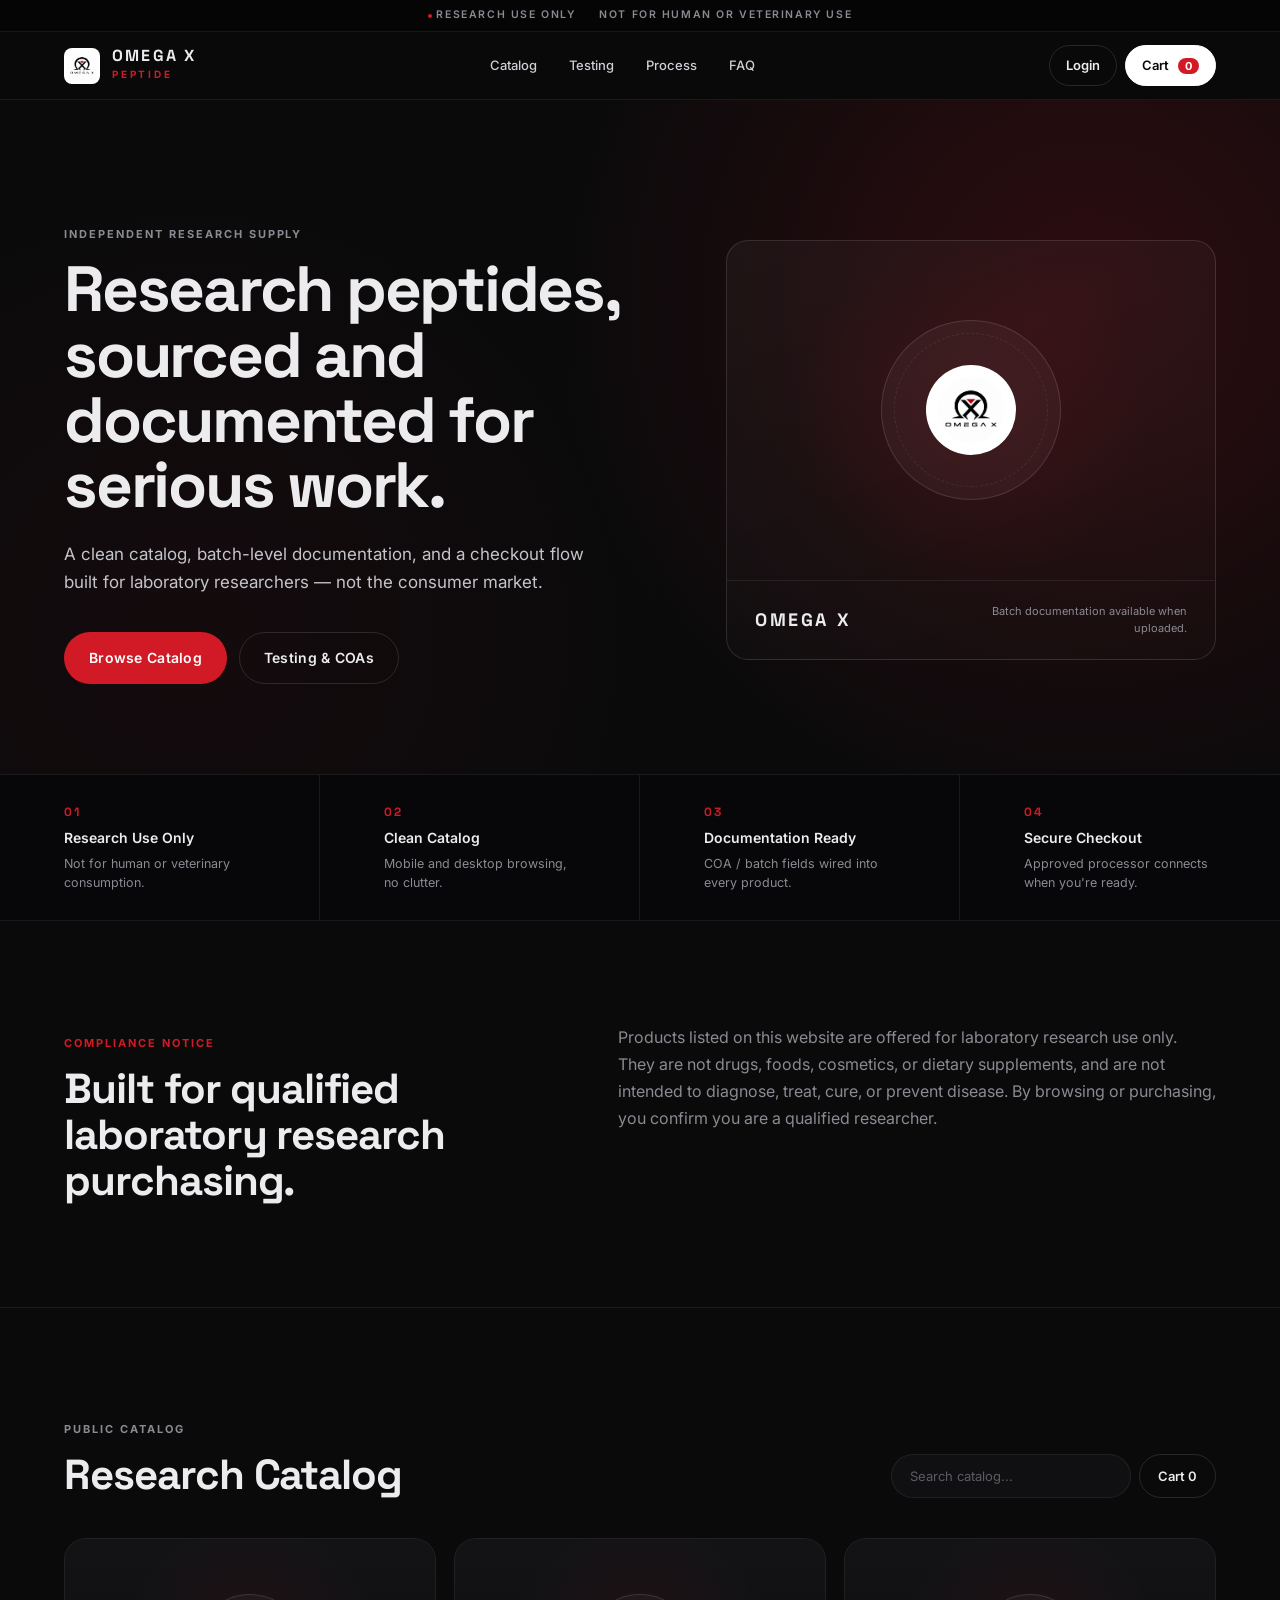
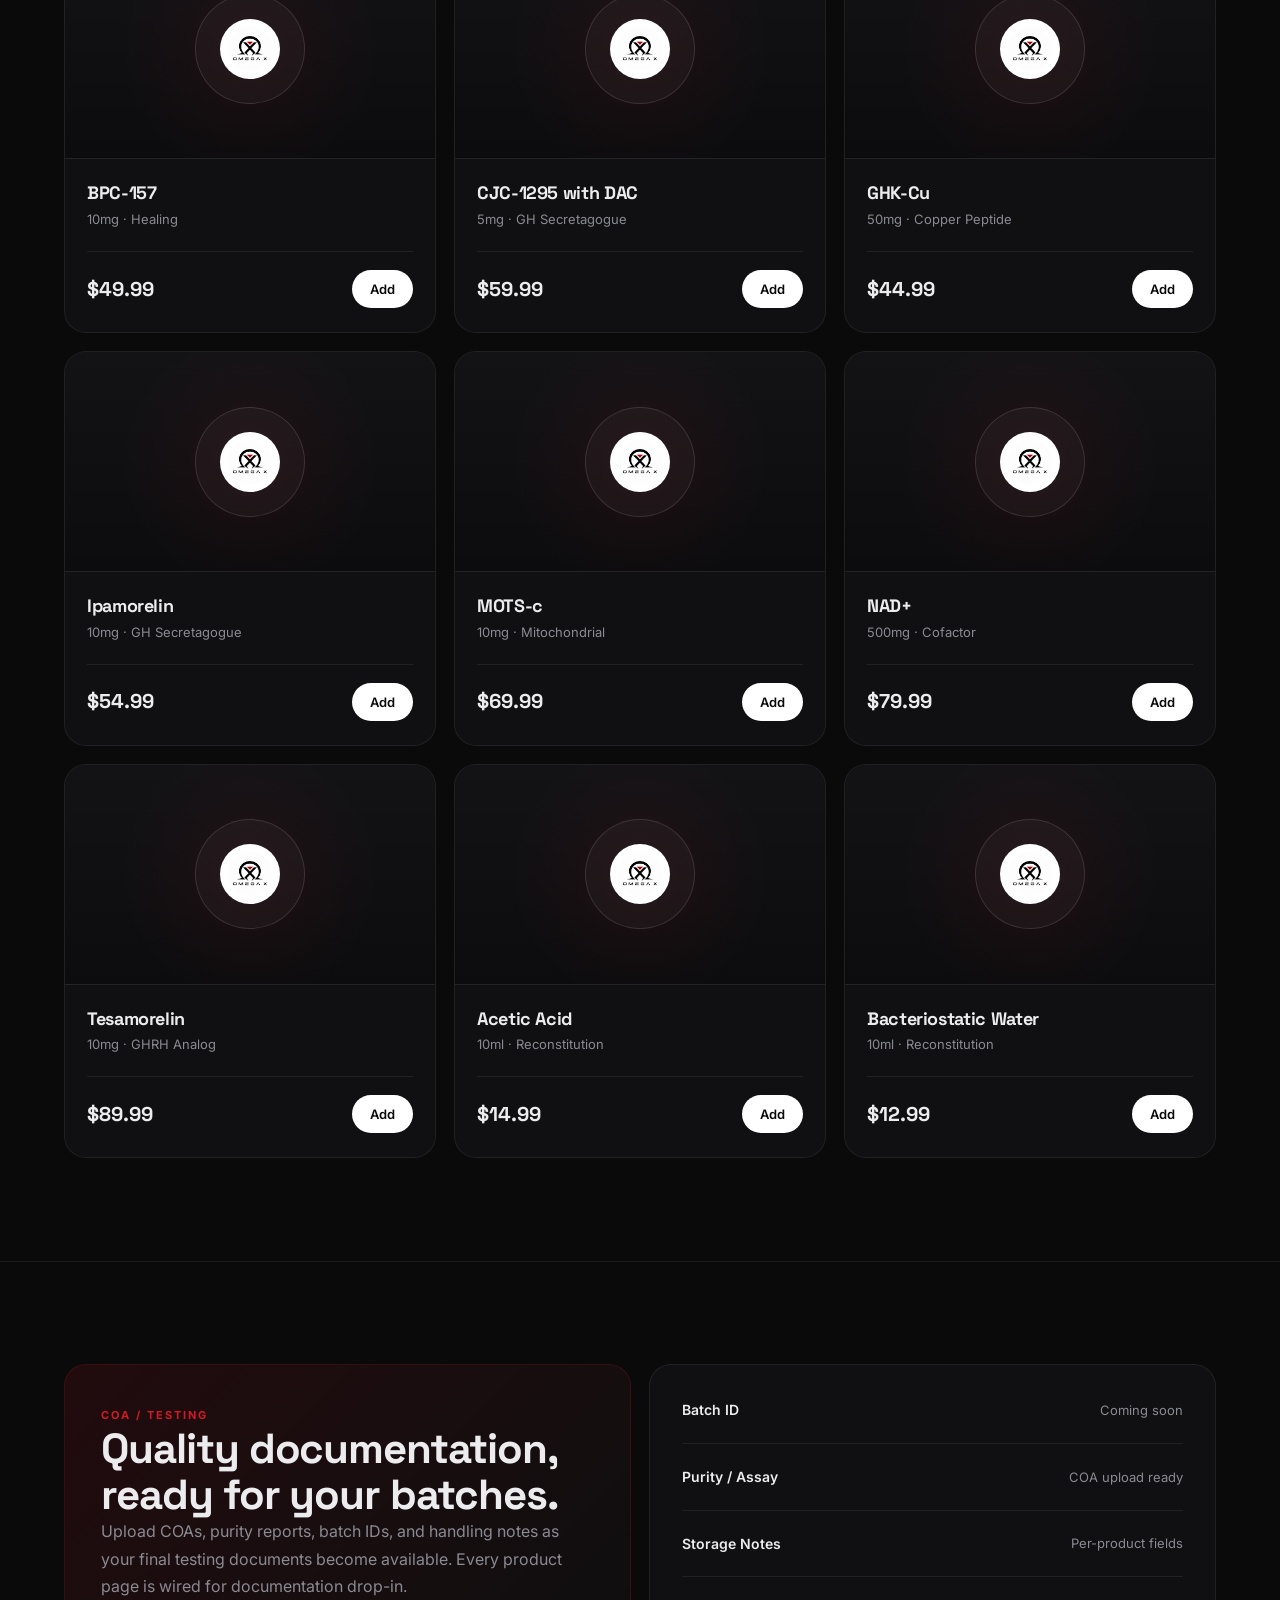
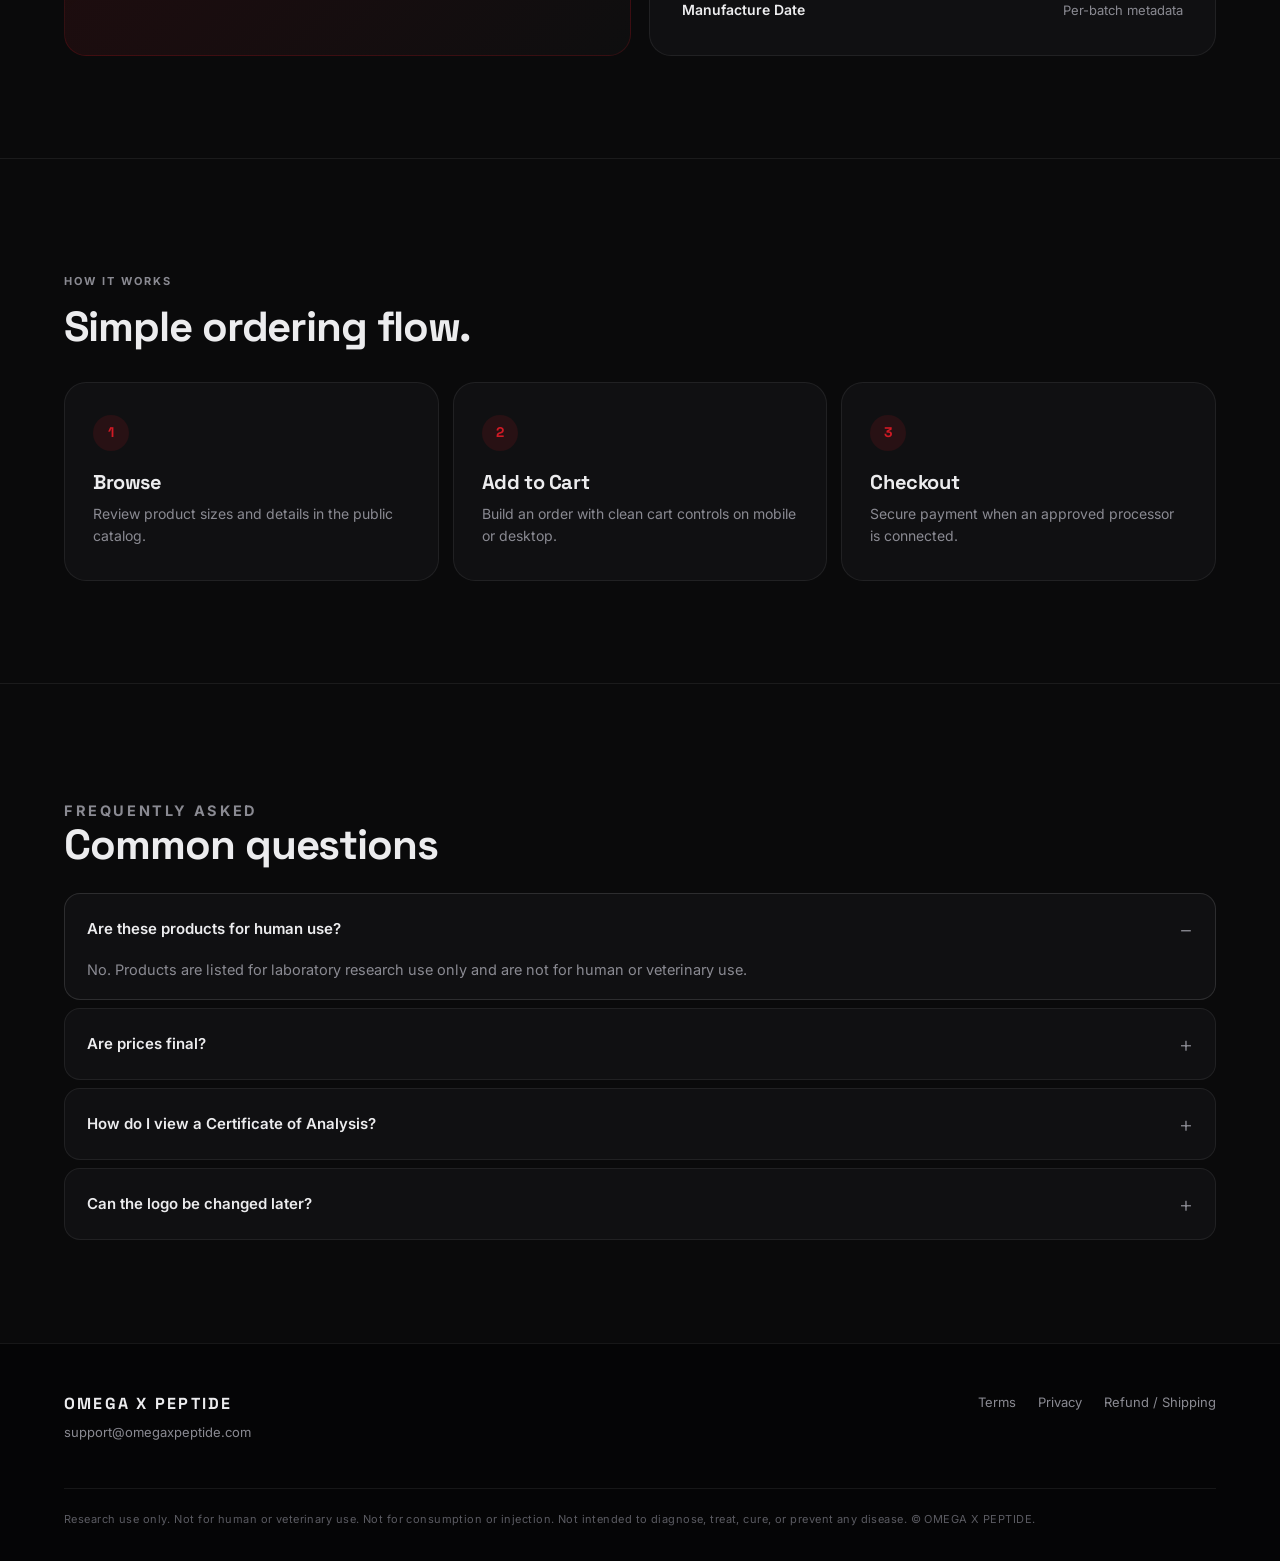
<file: index.html>
<!doctype html>
<html lang="en">
<head>
  <meta charset="utf-8" />
  <meta name="viewport" content="width=device-width, initial-scale=1" />
  <title>OMEGA X PEPTIDE | Research Catalog</title>
  <meta name="description" content="OMEGA X PEPTIDE research catalog. Research use only. Not for human or veterinary use." />
  <meta name="theme-color" content="#0a0a0b" />
  <link rel="preconnect" href="https://fonts.googleapis.com">
  <link rel="preconnect" href="https://fonts.gstatic.com" crossorigin>
  <link href="https://fonts.googleapis.com/css2?family=Inter:wght@400;500;600;700&family=Space+Grotesk:wght@500;600;700&display=swap" rel="stylesheet">
  <link rel="stylesheet" href="styles.css" />
</head>
<body>
  <div class="topbar">
    <span><i class="dot"></i> Research Use Only</span>
    <span>Not For Human Or Veterinary Use</span>
  </div>

  <header class="site-header">
    <a class="brand" href="#top" aria-label="OMEGA X PEPTIDE home">
      <img src="logo.png" alt="OMEGA X PEPTIDE logo" />
      <div class="brand-text"><strong>OMEGA X</strong><small>PEPTIDE</small></div>
    </a>
    <nav class="desktop-nav">
      <a href="#catalog">Catalog</a>
      <a href="#testing">Testing</a>
      <a href="#process">Process</a>
      <a href="#faq">FAQ</a>
    </nav>
    <div class="header-actions">
      <button class="ghost" id="loginBtn">Login</button>
      <button class="cart-pill" id="openCart">Cart <span id="cartCount">0</span></button>
      <button class="menu-btn" id="menuBtn" aria-label="Open menu"><span></span><span></span><span></span></button>
    </div>
  </header>

  <aside class="mobile-menu" id="mobileMenu">
    <button class="close-menu" id="closeMenu" aria-label="Close menu">×</button>
    <a href="#catalog">Catalog</a>
    <a href="#testing">Testing</a>
    <a href="#process">Process</a>
    <a href="#faq">FAQ</a>
    <a href="terms.html">Terms</a>
    <button class="redline" id="mobileCart">Open Cart</button>
  </aside>

  <main id="top">
    <section class="hero">
      <div class="hero-bg"></div>
      <div class="hero-copy">
        <p class="eyebrow">Independent Research Supply</p>
        <h1>Research peptides, sourced and documented for serious work.</h1>
        <p class="subhead">A clean catalog, batch-level documentation, and a checkout flow built for laboratory researchers — not the consumer market.</p>
        <div class="hero-buttons">
          <a class="primary" href="#catalog">Browse Catalog</a>
          <a class="secondary" href="#testing">Testing &amp; COAs</a>
        </div>
      </div>
      <div class="hero-card">
        <div class="hero-card-inner">
          <div class="product-mark">
            <img src="logo.png" alt="" />
          </div>
        </div>
        <div class="hero-card-footer">
          <span>OMEGA X</span>
          <small>Batch documentation available when uploaded.</small>
        </div>
      </div>
    </section>

    <section class="trust-row" aria-label="Store highlights">
      <div>
        <span class="num">01</span>
        <strong>Research Use Only</strong>
        <small>Not for human or veterinary consumption.</small>
      </div>
      <div>
        <span class="num">02</span>
        <strong>Clean Catalog</strong>
        <small>Mobile and desktop browsing, no clutter.</small>
      </div>
      <div>
        <span class="num">03</span>
        <strong>Documentation Ready</strong>
        <small>COA / batch fields wired into every product.</small>
      </div>
      <div>
        <span class="num">04</span>
        <strong>Secure Checkout</strong>
        <small>Approved processor connects when you're ready.</small>
      </div>
    </section>

    <section class="intro-panel">
      <div>
        <p class="eyebrow red">Compliance Notice</p>
        <h2>Built for qualified laboratory research purchasing.</h2>
      </div>
      <p>Products listed on this website are offered for laboratory research use only. They are not drugs, foods, cosmetics, or dietary supplements, and are not intended to diagnose, treat, cure, or prevent disease. By browsing or purchasing, you confirm you are a qualified researcher.</p>
    </section>

    <section class="catalog-section" id="catalog">
      <div class="section-head">
        <div>
          <p class="eyebrow">Public Catalog</p>
          <h2>Research Catalog</h2>
        </div>
        <div class="catalog-tools">
          <input id="search" type="search" placeholder="Search catalog..." />
          <button id="openCart2">Cart <span id="cartCount2">0</span></button>
        </div>
      </div>
      <div class="product-grid" id="productGrid"></div>
    </section>

    <section class="split" id="testing">
      <div class="panel rich">
        <p class="eyebrow red">COA / Testing</p>
        <h2>Quality documentation, ready for your batches.</h2>
        <p>Upload COAs, purity reports, batch IDs, and handling notes as your final testing documents become available. Every product page is wired for documentation drop-in.</p>
      </div>
      <div class="testing-list">
        <div><strong>Batch ID</strong><span>Coming soon</span></div>
        <div><strong>Purity / Assay</strong><span>COA upload ready</span></div>
        <div><strong>Storage Notes</strong><span>Per-product fields</span></div>
        <div><strong>Manufacture Date</strong><span>Per-batch metadata</span></div>
      </div>
    </section>

    <section class="process" id="process">
      <p class="eyebrow">How It Works</p>
      <h2>Simple ordering flow.</h2>
      <div class="steps">
        <div>
          <b>1</b>
          <h3>Browse</h3>
          <p>Review product sizes and details in the public catalog.</p>
        </div>
        <div>
          <b>2</b>
          <h3>Add to Cart</h3>
          <p>Build an order with clean cart controls on mobile or desktop.</p>
        </div>
        <div>
          <b>3</b>
          <h3>Checkout</h3>
          <p>Secure payment when an approved processor is connected.</p>
        </div>
      </div>
    </section>

    <section class="faq" id="faq">
      <p class="eyebrow">Frequently Asked</p>
      <h2>Common questions</h2>
      <details open>
        <summary>Are these products for human use?</summary>
        <p>No. Products are listed for laboratory research use only and are not for human or veterinary use.</p>
      </details>
      <details>
        <summary>Are prices final?</summary>
        <p>Current prices are placeholders and can be replaced when final pricing is ready.</p>
      </details>
      <details>
        <summary>How do I view a Certificate of Analysis?</summary>
        <p>COA documentation will be available per product as testing reports are uploaded for each batch.</p>
      </details>
      <details>
        <summary>Can the logo be changed later?</summary>
        <p>Yes. Replace <code>logo.png</code> in the repository root and the whole site updates.</p>
      </details>
    </section>
  </main>

  <footer>
    <div>
      <strong>OMEGA X PEPTIDE</strong>
      <p>support@omegaxpeptide.com</p>
    </div>
    <nav>
      <a href="terms.html">Terms</a>
      <a href="privacy.html">Privacy</a>
      <a href="refund.html">Refund / Shipping</a>
    </nav>
    <p class="fineprint">Research use only. Not for human or veterinary use. Not for consumption or injection. Not intended to diagnose, treat, cure, or prevent any disease. © OMEGA X PEPTIDE.</p>
  </footer>

  <div class="modal-backdrop" id="cartBackdrop" aria-hidden="true">
    <aside class="cart-drawer" role="dialog" aria-label="Shopping cart">
      <div class="cart-head">
        <div>
          <small>OMEGA X</small>
          <h2>Your Cart</h2>
        </div>
        <button id="closeCart" aria-label="Close cart">×</button>
      </div>
      <div class="cart-items" id="cartItems"></div>
      <div class="cart-bottom">
        <label class="ack">
          <input type="checkbox" id="ackCheck" />
          <span>I confirm these products are for qualified laboratory research use only and not for human or veterinary use.</span>
        </label>
        <div class="total-row"><span>Total</span><strong id="cartTotal">$0.00</strong></div>
        <button class="checkout" id="checkoutBtn">Proceed to Checkout</button>
        <p>Payment gateway placeholder. Connect an approved processor later.</p>
      </div>
    </aside>
  </div>

  <div class="modal-backdrop" id="loginBackdrop" aria-hidden="true">
    <div class="login-modal">
      <button id="closeLogin" class="close-x" aria-label="Close login">×</button>
      <p class="eyebrow red">Research Account</p>
      <h2>Login</h2>
      <input type="email" placeholder="Email address" />
      <input type="password" placeholder="Password" />
      <button class="primary full">Continue</button>
      <p class="fineprint">Auth provider can be connected here when ready.</p>
    </div>
  </div>

  <script src="app.js"></script>
</body>
</html>
</file>
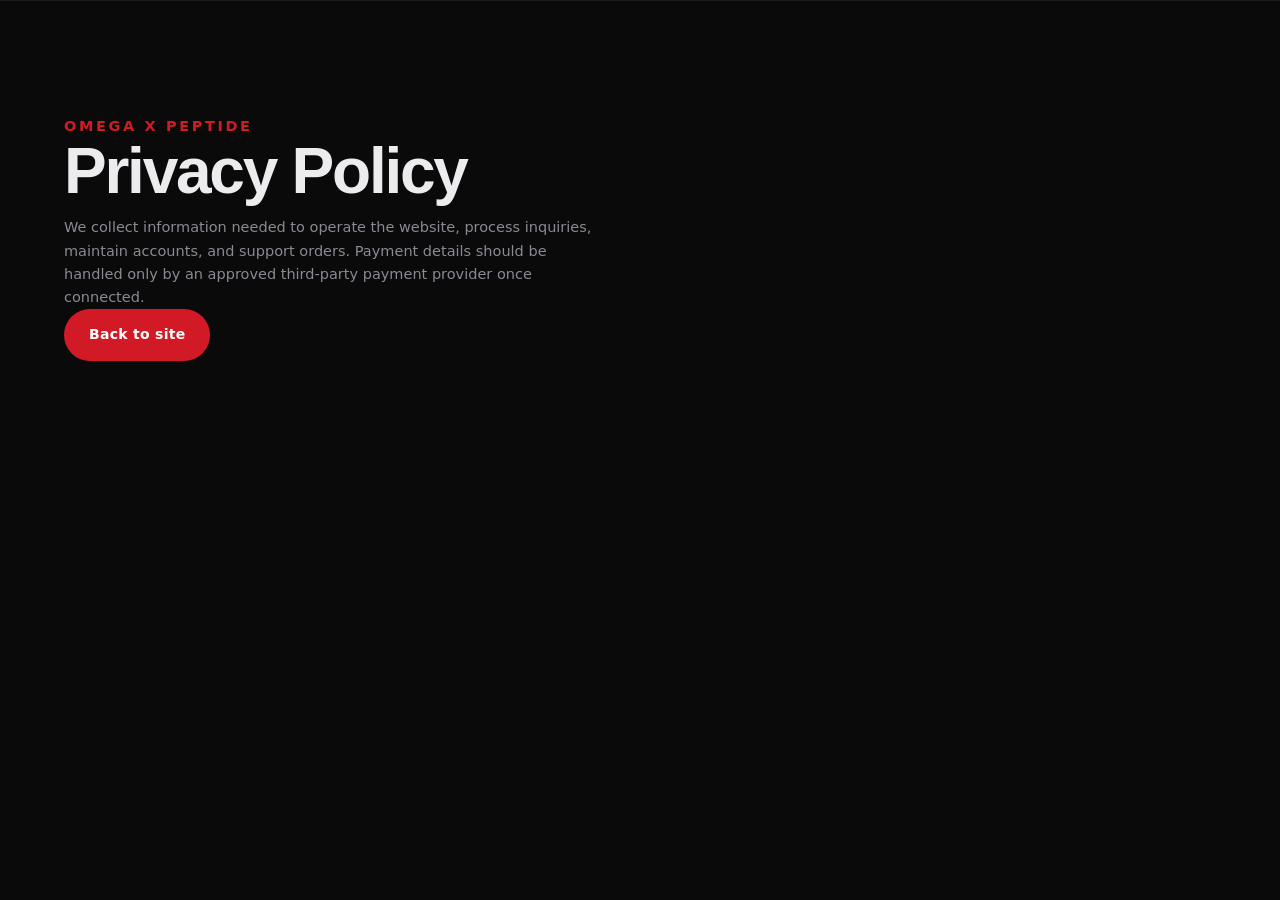
<file: privacy.html>
<!doctype html><html><head><meta charset="utf-8"><meta name="viewport" content="width=device-width,initial-scale=1"><title>Privacy | OMEGA X PEPTIDE</title><link rel="stylesheet" href="styles.css"></head><body><main class="faq"><p class="eyebrow red">OMEGA X PEPTIDE</p><h1>Privacy Policy</h1><p class="subhead">We collect information needed to operate the website, process inquiries, maintain accounts, and support orders. Payment details should be handled only by an approved third-party payment provider once connected.</p><a class="primary" href="index.html">Back to site</a></main></body></html>
</file>
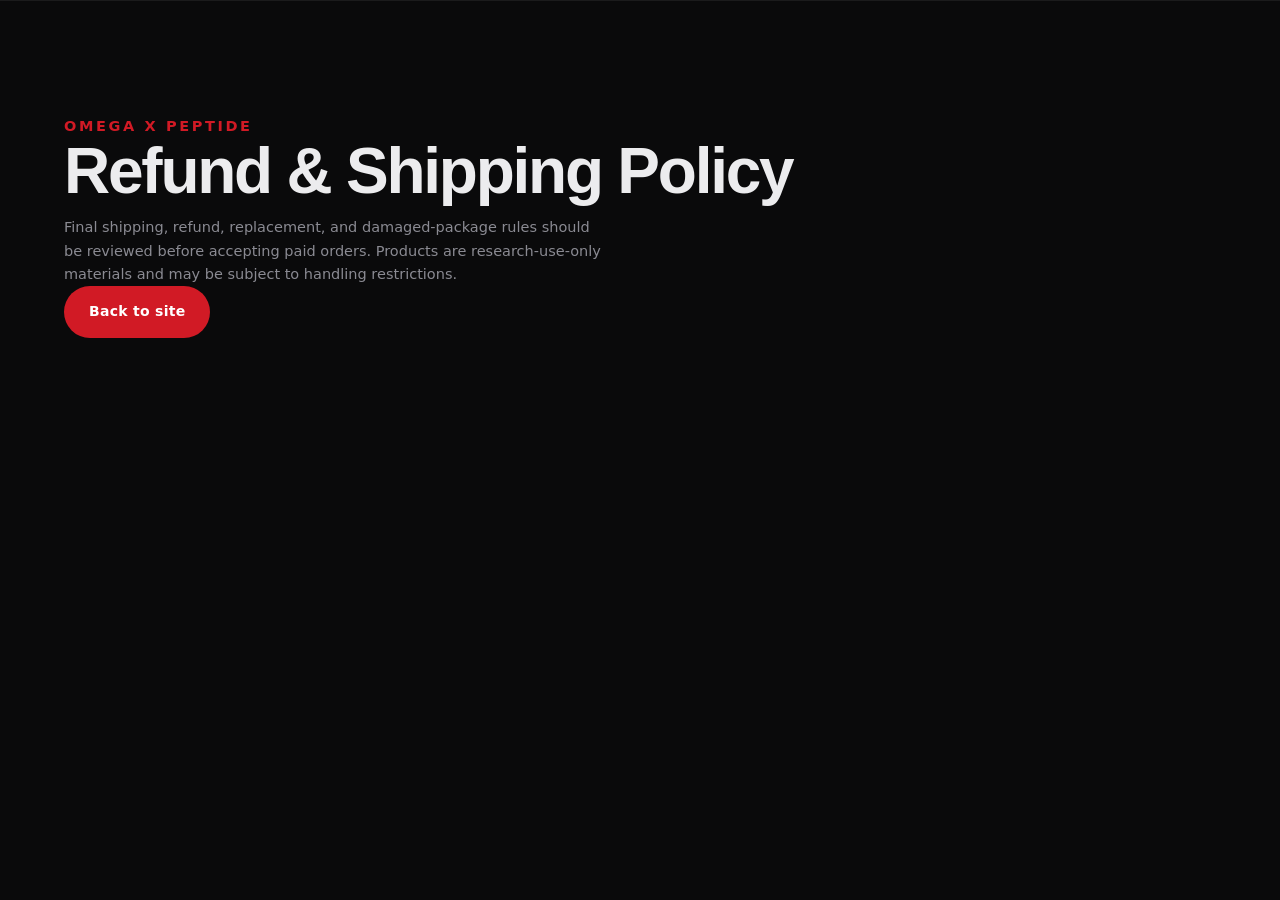
<file: refund.html>
<!doctype html><html><head><meta charset="utf-8"><meta name="viewport" content="width=device-width,initial-scale=1"><title>Refund / Shipping | OMEGA X PEPTIDE</title><link rel="stylesheet" href="styles.css"></head><body><main class="faq"><p class="eyebrow red">OMEGA X PEPTIDE</p><h1>Refund & Shipping Policy</h1><p class="subhead">Final shipping, refund, replacement, and damaged-package rules should be reviewed before accepting paid orders. Products are research-use-only materials and may be subject to handling restrictions.</p><a class="primary" href="index.html">Back to site</a></main></body></html>
</file>
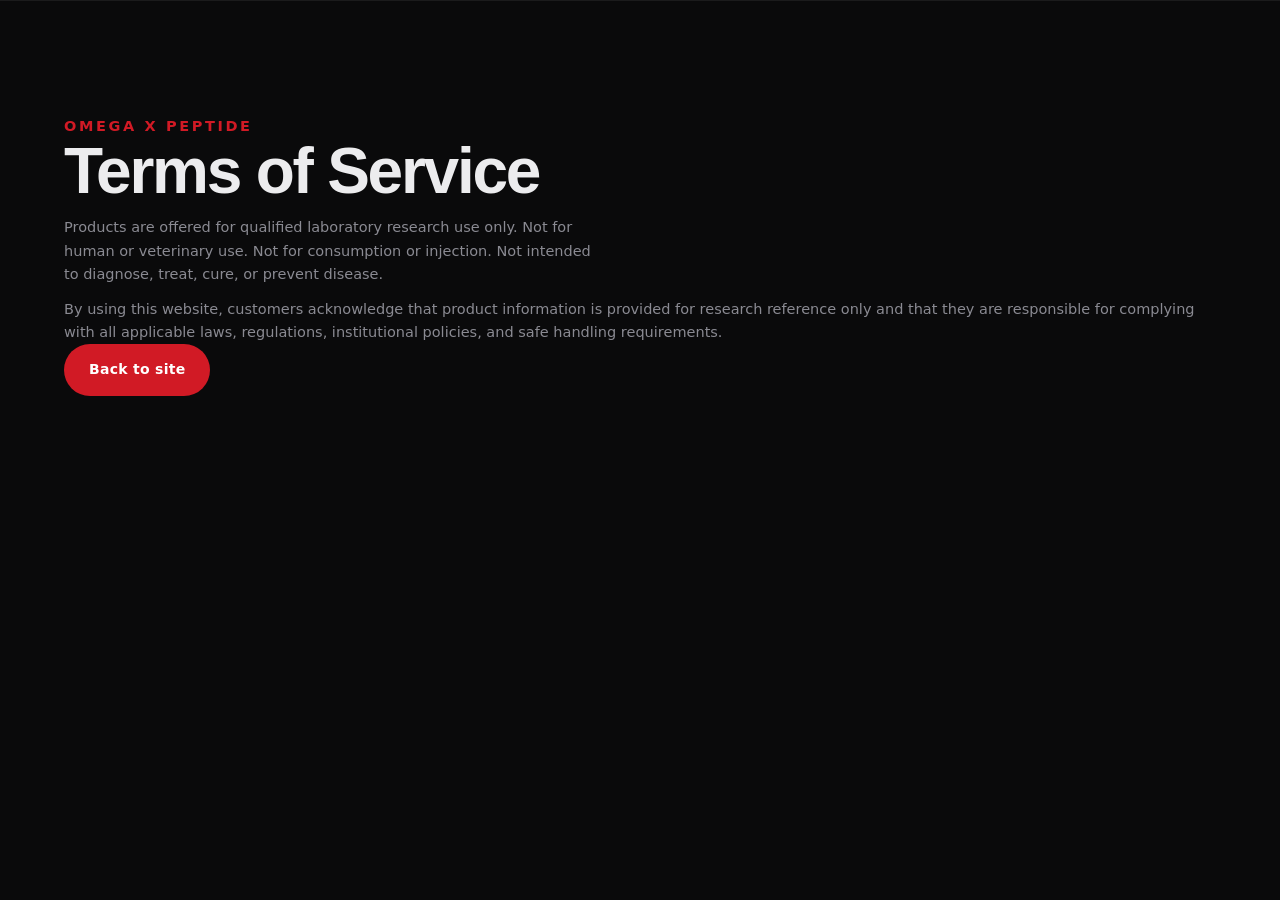
<file: terms.html>
<!doctype html><html><head><meta charset="utf-8"><meta name="viewport" content="width=device-width,initial-scale=1"><title>Terms | OMEGA X PEPTIDE</title><link rel="stylesheet" href="styles.css"></head><body><main class="faq"><p class="eyebrow red">OMEGA X PEPTIDE</p><h1>Terms of Service</h1><p class="subhead">Products are offered for qualified laboratory research use only. Not for human or veterinary use. Not for consumption or injection. Not intended to diagnose, treat, cure, or prevent disease.</p><p>By using this website, customers acknowledge that product information is provided for research reference only and that they are responsible for complying with all applicable laws, regulations, institutional policies, and safe handling requirements.</p><a class="primary" href="index.html">Back to site</a></main></body></html>
</file>
<file: styles.css>
/* ============================================================
   OMEGA X PEPTIDE — v3 refined dark
   Palette: deep black, off-white, single restrained red accent
   ============================================================ */

:root {
  --bg: #0a0a0b;
  --panel: #101012;
  --soft: #161618;
  --line: rgba(255, 255, 255, 0.07);
  --line-strong: rgba(255, 255, 255, 0.12);
  --text: #ececee;
  --muted: #8a8a92;
  --muted-2: #5b5b62;
  --red: #d11a25;
  --red-hover: #e63946;
  --red-soft: rgba(209, 26, 37, 0.12);
  --white: #fff;
  --radius: 16px;
  --radius-lg: 22px;
  --section-pad: clamp(56px, 8vw, 112px);
  --gutter: clamp(20px, 5vw, 72px);
}

* { box-sizing: border-box; }

html { scroll-behavior: smooth; }

body {
  margin: 0;
  background: var(--bg);
  color: var(--text);
  font-family: Inter, system-ui, -apple-system, BlinkMacSystemFont, "Segoe UI", sans-serif;
  font-size: 16px;
  line-height: 1.55;
  -webkit-font-smoothing: antialiased;
  -moz-osx-font-smoothing: grayscale;
}

body.no-scroll { overflow: hidden; }

a { color: inherit; text-decoration: none; }
button, input { font: inherit; }
img { max-width: 100%; display: block; }

h1, h2, h3, h4 {
  font-family: "Space Grotesk", Inter, sans-serif;
  margin: 0;
  letter-spacing: -0.02em;
  font-weight: 700;
}

h1 { font-size: clamp(40px, 5.2vw, 64px); line-height: 1.02; letter-spacing: -0.035em; }
h2 { font-size: clamp(28px, 3.4vw, 42px); line-height: 1.1; letter-spacing: -0.025em; }
h3 { font-size: 20px; line-height: 1.3; }

.eyebrow {
  display: inline-block;
  color: var(--muted);
  text-transform: uppercase;
  letter-spacing: 0.18em;
  font-weight: 700;
  font-size: 11px;
  margin-bottom: 14px;
}

.eyebrow.red { color: var(--red); }

/* ====================== TOP BAR ====================== */
.topbar {
  height: 32px;
  background: #050506;
  border-bottom: 1px solid var(--line);
  display: flex;
  align-items: center;
  justify-content: center;
  gap: 24px;
  font-size: 10.5px;
  font-weight: 600;
  letter-spacing: 0.15em;
  text-transform: uppercase;
  color: var(--muted);
}

.topbar .dot {
  width: 4px;
  height: 4px;
  border-radius: 50%;
  background: var(--red);
  display: inline-block;
}

/* ====================== HEADER ====================== */
.site-header {
  height: 68px;
  position: sticky;
  top: 0;
  z-index: 30;
  display: flex;
  align-items: center;
  justify-content: space-between;
  padding: 0 var(--gutter);
  background: rgba(10, 10, 11, 0.78);
  backdrop-filter: blur(20px);
  -webkit-backdrop-filter: blur(20px);
  border-bottom: 1px solid var(--line);
}

.brand {
  display: flex;
  align-items: center;
  gap: 12px;
}

.brand img {
  width: 36px;
  height: 36px;
  object-fit: contain;
  background: var(--white);
  border-radius: 8px;
  padding: 3px;
}

.brand-text strong {
  font-family: "Space Grotesk", sans-serif;
  font-size: 16px;
  letter-spacing: 0.14em;
  display: block;
  line-height: 1;
}

.brand-text small {
  display: block;
  color: var(--red);
  font-size: 10px;
  font-weight: 700;
  letter-spacing: 0.28em;
  margin-top: 3px;
}

.desktop-nav {
  display: flex;
  gap: 32px;
  font-size: 13px;
  font-weight: 500;
  color: #cfcfd4;
}

.desktop-nav a { position: relative; transition: color 0.18s; }
.desktop-nav a:hover { color: var(--white); }

.header-actions { display: flex; align-items: center; gap: 8px; }

.ghost, .cart-pill, .menu-btn {
  border: 1px solid var(--line-strong);
  background: transparent;
  color: var(--text);
  border-radius: 999px;
  padding: 9px 16px;
  font-weight: 600;
  font-size: 13px;
  cursor: pointer;
  transition: all 0.18s;
}

.ghost:hover { border-color: rgba(255, 255, 255, 0.25); }

.cart-pill {
  background: var(--white);
  color: #0a0a0b;
  border-color: var(--white);
}

.cart-pill:hover { background: #f0f0f0; }

.cart-pill span {
  background: var(--red);
  color: var(--white);
  border-radius: 999px;
  padding: 1px 7px;
  margin-left: 6px;
  font-size: 11px;
  font-weight: 700;
}

.menu-btn {
  display: none;
  width: 40px;
  height: 40px;
  padding: 0;
  align-items: center;
  justify-content: center;
}

.menu-btn span {
  display: block;
  width: 16px;
  height: 1.5px;
  background: var(--text);
  margin: 3px auto;
}

/* ====================== MOBILE NAV ====================== */
.mobile-menu {
  position: fixed;
  inset: 0 0 0 auto;
  width: min(360px, 88vw);
  background: #08080a;
  z-index: 60;
  transform: translateX(100%);
  transition: transform 0.28s ease;
  padding: 80px 28px 40px;
  display: flex;
  flex-direction: column;
  gap: 6px;
  border-left: 1px solid var(--line);
}

.mobile-menu.show { transform: translateX(0); }

.mobile-menu a {
  font-size: 18px;
  font-weight: 600;
  padding: 14px 0;
  border-bottom: 1px solid var(--line);
}

.mobile-menu .redline {
  margin-top: 22px;
  border: 0;
  background: var(--red);
  color: white;
  padding: 14px;
  border-radius: 999px;
  font-weight: 700;
  cursor: pointer;
}

.close-menu, .close-x {
  position: absolute;
  right: 18px;
  top: 18px;
  background: none;
  border: 0;
  color: var(--text);
  font-size: 32px;
  cursor: pointer;
  width: 40px;
  height: 40px;
}

/* ====================== HERO ====================== */
.hero {
  position: relative;
  padding: clamp(60px, 9vw, 120px) var(--gutter) clamp(60px, 7vw, 96px);
  display: grid;
  grid-template-columns: 1.1fr 0.9fr;
  gap: clamp(32px, 5vw, 80px);
  align-items: center;
  overflow: hidden;
  border-bottom: 1px solid var(--line);
}

.hero-bg {
  position: absolute;
  inset: 0;
  background:
    radial-gradient(circle at 85% 30%, rgba(209, 26, 37, 0.18), transparent 45%),
    radial-gradient(circle at 15% 80%, rgba(209, 26, 37, 0.05), transparent 40%);
  pointer-events: none;
}

.hero-copy, .hero-card { position: relative; z-index: 2; }

.hero-copy h1 { max-width: 640px; margin-bottom: 22px; }

.subhead {
  font-size: 17px;
  line-height: 1.65;
  color: #c4c4cb;
  max-width: 540px;
  margin: 0 0 36px;
}

.hero-buttons { display: flex; gap: 12px; flex-wrap: wrap; }

.primary, .secondary, .checkout {
  display: inline-flex;
  justify-content: center;
  align-items: center;
  border-radius: 999px;
  padding: 14px 24px;
  font-weight: 600;
  font-size: 14px;
  letter-spacing: 0.02em;
  cursor: pointer;
  transition: all 0.18s;
  border: 1px solid transparent;
}

.primary, .checkout {
  background: var(--red);
  color: var(--white);
}

.primary:hover, .checkout:hover {
  background: var(--red-hover);
  transform: translateY(-1px);
}

.secondary {
  border-color: var(--line-strong);
  background: transparent;
  color: var(--text);
}

.secondary:hover {
  border-color: rgba(255, 255, 255, 0.3);
  background: rgba(255, 255, 255, 0.03);
}

/* Hero product card — clean placeholder, ready for real photos */
.hero-card {
  position: relative;
  min-height: 420px;
  border: 1px solid var(--line-strong);
  border-radius: var(--radius-lg);
  background: linear-gradient(160deg, rgba(255, 255, 255, 0.04), rgba(255, 255, 255, 0.01));
  overflow: hidden;
  display: flex;
  flex-direction: column;
}

.hero-card-inner {
  flex: 1;
  display: grid;
  place-items: center;
  padding: 40px;
  background:
    radial-gradient(circle at center, rgba(209, 26, 37, 0.1), transparent 60%);
}

.product-mark {
  width: 180px;
  aspect-ratio: 1;
  border-radius: 50%;
  background: rgba(255, 255, 255, 0.04);
  border: 1px solid var(--line-strong);
  display: grid;
  place-items: center;
  position: relative;
}

.product-mark::before {
  content: "";
  position: absolute;
  inset: 12px;
  border-radius: 50%;
  border: 1px dashed rgba(255, 255, 255, 0.08);
}

.product-mark img {
  width: 90px;
  height: 90px;
  object-fit: contain;
  background: var(--white);
  border-radius: 50%;
  padding: 12px;
}

.hero-card-footer {
  border-top: 1px solid var(--line);
  padding: 22px 28px;
  display: flex;
  justify-content: space-between;
  align-items: center;
  gap: 16px;
}

.hero-card-footer span {
  font-family: "Space Grotesk", sans-serif;
  font-size: 18px;
  font-weight: 700;
  letter-spacing: 0.14em;
}

.hero-card-footer small { color: var(--muted); font-size: 11px; max-width: 220px; text-align: right; }

/* ====================== TRUST ROW ====================== */
.trust-row {
  display: grid;
  grid-template-columns: repeat(4, 1fr);
  border-bottom: 1px solid var(--line);
  background: #07070a;
}

.trust-row > div {
  padding: 28px var(--gutter);
  display: flex;
  flex-direction: column;
  gap: 6px;
  border-right: 1px solid var(--line);
}

.trust-row > div:last-child { border-right: 0; }

.trust-row .num {
  font-family: "Space Grotesk", sans-serif;
  color: var(--red);
  font-weight: 700;
  font-size: 12px;
  letter-spacing: 0.14em;
}

.trust-row strong {
  font-size: 14px;
  font-weight: 600;
  color: var(--text);
}

.trust-row small {
  color: var(--muted);
  font-size: 12.5px;
  line-height: 1.5;
}

/* ====================== COMPLIANCE PANEL ====================== */
.intro-panel {
  padding: var(--section-pad) var(--gutter);
  display: grid;
  grid-template-columns: 0.9fr 1.1fr;
  gap: clamp(32px, 5vw, 64px);
  align-items: start;
  background: var(--bg);
  border-bottom: 1px solid var(--line);
}

.intro-panel p:not(.eyebrow) {
  font-size: 16px;
  color: var(--muted);
  line-height: 1.7;
  max-width: 600px;
  margin: 0;
}

/* ====================== CATALOG ====================== */
.catalog-section { padding: var(--section-pad) var(--gutter); }

.section-head {
  display: flex;
  justify-content: space-between;
  gap: 24px;
  align-items: flex-end;
  margin-bottom: 40px;
  flex-wrap: wrap;
}

.catalog-tools { display: flex; gap: 8px; }

.catalog-tools input {
  background: var(--panel);
  border: 1px solid var(--line);
  color: var(--text);
  border-radius: 999px;
  padding: 11px 18px;
  min-width: 240px;
  font-size: 13px;
  transition: border-color 0.18s;
}

.catalog-tools input:focus {
  outline: none;
  border-color: var(--red);
}

.catalog-tools input::placeholder { color: var(--muted-2); }

.catalog-tools button {
  border: 1px solid var(--line-strong);
  border-radius: 999px;
  background: transparent;
  color: var(--text);
  font-weight: 600;
  font-size: 13px;
  padding: 11px 18px;
  cursor: pointer;
  transition: all 0.18s;
}

.catalog-tools button:hover { border-color: rgba(255, 255, 255, 0.3); }

.product-grid {
  display: grid;
  grid-template-columns: repeat(3, 1fr);
  gap: 18px;
}

.product-card {
  background: var(--panel);
  border: 1px solid var(--line);
  border-radius: var(--radius-lg);
  overflow: hidden;
  transition: border-color 0.18s, transform 0.18s;
  display: flex;
  flex-direction: column;
}

.product-card:hover {
  border-color: var(--line-strong);
  transform: translateY(-2px);
}

.product-media {
  height: 220px;
  background: linear-gradient(180deg, #131316, #0c0c0e);
  display: grid;
  place-items: center;
  position: relative;
  border-bottom: 1px solid var(--line);
}

.product-media::after {
  content: "";
  position: absolute;
  inset: 0;
  background: radial-gradient(circle at center, rgba(209, 26, 37, 0.08), transparent 60%);
  pointer-events: none;
}

.product-thumb {
  width: 110px;
  height: 110px;
  border-radius: 50%;
  background: rgba(255, 255, 255, 0.03);
  border: 1px solid var(--line-strong);
  display: grid;
  place-items: center;
  position: relative;
  z-index: 1;
}

.product-thumb img {
  width: 60px;
  height: 60px;
  object-fit: contain;
  background: var(--white);
  border-radius: 50%;
  padding: 8px;
}

.product-copy {
  padding: 22px 22px 24px;
  display: flex;
  flex-direction: column;
  flex: 1;
}

.product-copy h3 { font-size: 18px; margin-bottom: 4px; }
.product-copy .meta { color: var(--muted); font-size: 13px; margin: 0; }

.product-bottom {
  display: flex;
  justify-content: space-between;
  align-items: center;
  margin-top: 22px;
  padding-top: 18px;
  border-top: 1px solid var(--line);
}

.product-bottom strong {
  font-family: "Space Grotesk", sans-serif;
  font-size: 20px;
  font-weight: 700;
}

.product-bottom button {
  border: 0;
  border-radius: 999px;
  background: var(--white);
  color: #0a0a0b;
  font-weight: 600;
  padding: 9px 18px;
  font-size: 13px;
  cursor: pointer;
  transition: background 0.18s;
}

.product-bottom button:hover { background: #f0f0f0; }

/* ====================== TESTING SPLIT ====================== */
.split {
  padding: var(--section-pad) var(--gutter);
  display: grid;
  grid-template-columns: 1fr 1fr;
  gap: 18px;
  border-top: 1px solid var(--line);
}

.panel, .testing-list {
  border: 1px solid var(--line);
  border-radius: var(--radius-lg);
  background: var(--panel);
  padding: 36px;
}

.rich {
  background:
    linear-gradient(135deg, var(--red-soft), rgba(255, 255, 255, 0.02));
  border-color: rgba(209, 26, 37, 0.18);
}

.panel p {
  color: var(--muted);
  line-height: 1.7;
  margin: 0;
}

.testing-list { padding: 12px 32px; }

.testing-list div {
  display: flex;
  justify-content: space-between;
  align-items: center;
  padding: 22px 0;
  border-bottom: 1px solid var(--line);
}

.testing-list div:last-child { border-bottom: 0; }

.testing-list strong { font-size: 14px; font-weight: 600; }
.testing-list span { color: var(--muted); font-size: 13px; }

/* ====================== PROCESS ====================== */
.process { padding: var(--section-pad) var(--gutter); border-top: 1px solid var(--line); }

.steps {
  display: grid;
  grid-template-columns: repeat(3, 1fr);
  gap: 14px;
  margin-top: 32px;
}

.steps > div {
  padding: 32px 28px;
  border: 1px solid var(--line);
  background: var(--panel);
  border-radius: var(--radius-lg);
}

.steps b {
  display: grid;
  place-items: center;
  width: 36px;
  height: 36px;
  background: var(--red-soft);
  color: var(--red);
  border-radius: 50%;
  margin-bottom: 18px;
  font-family: "Space Grotesk", sans-serif;
  font-size: 14px;
  font-weight: 700;
}

.steps h3 { margin-bottom: 8px; }
.steps p { color: var(--muted); line-height: 1.6; margin: 0; font-size: 14px; }

/* ====================== FAQ ====================== */
.faq { padding: var(--section-pad) var(--gutter); border-top: 1px solid var(--line); }
.faq h2 { margin-bottom: 24px; }

.faq details {
  border: 1px solid var(--line);
  border-radius: var(--radius);
  padding: 18px 22px;
  margin-top: 8px;
  background: var(--panel);
  transition: border-color 0.18s;
}

.faq details[open] { border-color: var(--line-strong); }

.faq summary {
  font-weight: 600;
  cursor: pointer;
  font-size: 15px;
  list-style: none;
  display: flex;
  justify-content: space-between;
  align-items: center;
}

.faq summary::-webkit-details-marker { display: none; }

.faq summary::after {
  content: "+";
  color: var(--muted);
  font-size: 22px;
  font-weight: 300;
  margin-left: 12px;
  transition: transform 0.2s;
}

.faq details[open] summary::after { content: "−"; }

.faq p {
  color: var(--muted);
  line-height: 1.6;
  margin: 12px 0 0;
  font-size: 14.5px;
}

/* ====================== FOOTER ====================== */
footer {
  padding: 48px var(--gutter) 32px;
  border-top: 1px solid var(--line);
  background: #050506;
  display: grid;
  grid-template-columns: 1fr auto;
  gap: 24px;
  align-items: start;
}

footer strong {
  font-family: "Space Grotesk", sans-serif;
  font-size: 16px;
  letter-spacing: 0.14em;
  display: block;
  margin-bottom: 6px;
}

footer p { color: var(--muted); font-size: 13px; margin: 0; }

footer nav { display: flex; gap: 22px; }
footer nav a { color: var(--muted); font-size: 13px; transition: color 0.18s; }
footer nav a:hover { color: var(--text); }

.fineprint {
  grid-column: 1 / -1;
  margin-top: 22px;
  padding-top: 22px;
  border-top: 1px solid var(--line);
  font-size: 11px;
  letter-spacing: 0.04em;
  color: var(--muted-2);
  line-height: 1.6;
}

/* ====================== CART DRAWER ====================== */
.modal-backdrop {
  position: fixed;
  inset: 0;
  background: rgba(0, 0, 0, 0.7);
  backdrop-filter: blur(8px);
  -webkit-backdrop-filter: blur(8px);
  z-index: 80;
  display: none;
  opacity: 0;
  transition: opacity 0.22s;
}

.modal-backdrop.show { display: block; opacity: 1; }

.cart-drawer {
  position: absolute;
  right: 0;
  top: 0;
  height: 100%;
  width: min(480px, 100vw);
  background: #08080a;
  border-left: 1px solid var(--line-strong);
  display: flex;
  flex-direction: column;
}

.cart-head {
  padding: 28px 28px 22px;
  display: flex;
  justify-content: space-between;
  align-items: flex-start;
  border-bottom: 1px solid var(--line);
}

.cart-head small {
  color: var(--red);
  letter-spacing: 0.18em;
  font-weight: 700;
  font-size: 11px;
}

.cart-head h2 { font-size: 28px; margin-top: 6px; }

.cart-head button {
  background: transparent;
  border: 0;
  color: var(--text);
  font-size: 32px;
  cursor: pointer;
  width: 36px;
  height: 36px;
  line-height: 1;
}

.cart-items { flex: 1; overflow: auto; padding: 16px; }

.cart-item {
  display: grid;
  grid-template-columns: 56px 1fr auto;
  gap: 14px;
  align-items: center;
  padding: 14px;
  border: 1px solid var(--line);
  background: var(--panel);
  border-radius: var(--radius);
  margin-bottom: 8px;
}

.cart-thumb {
  width: 56px;
  height: 56px;
  background: var(--white);
  border-radius: 12px;
  display: grid;
  place-items: center;
}

.cart-thumb img { width: 40px; }

.cart-item h4 { font-size: 14px; margin: 0; }
.cart-item p { font-size: 12px; margin: 4px 0 0; color: var(--muted); }

.cart-item strong {
  font-family: "Space Grotesk", sans-serif;
  font-size: 15px;
}

.cart-item button {
  grid-column: 2 / 4;
  justify-self: end;
  border: 1px solid var(--line);
  background: transparent;
  color: var(--muted);
  border-radius: 999px;
  padding: 7px 14px;
  font-size: 12px;
  cursor: pointer;
  transition: all 0.18s;
}

.cart-item button:hover {
  color: var(--text);
  border-color: var(--line-strong);
}

.cart-bottom {
  padding: 22px 24px;
  border-top: 1px solid var(--line);
  background: #050507;
}

.ack {
  display: flex;
  gap: 12px;
  color: #cfcfd4;
  font-size: 12.5px;
  line-height: 1.45;
  margin-bottom: 18px;
}

.ack input {
  width: 18px;
  height: 18px;
  margin-top: 1px;
  accent-color: var(--red);
  flex-shrink: 0;
}

.total-row {
  display: flex;
  justify-content: space-between;
  align-items: center;
  font-size: 15px;
  margin-bottom: 14px;
  color: var(--muted);
}

.total-row strong {
  font-family: "Space Grotesk", sans-serif;
  font-size: 22px;
  color: var(--text);
}

.checkout { width: 100%; font-size: 14px; padding: 15px; }
.cart-bottom > p { color: var(--muted-2); text-align: center; font-size: 11px; margin: 12px 0 0; }
.empty-cart { text-align: center; color: var(--muted); padding: 60px 20px; font-size: 14px; }

/* ====================== LOGIN MODAL ====================== */
.login-modal {
  position: absolute;
  left: 50%;
  top: 50%;
  transform: translate(-50%, -50%);
  width: min(420px, 92vw);
  background: var(--panel);
  border: 1px solid var(--line-strong);
  border-radius: var(--radius-lg);
  padding: 36px;
}

.login-modal h2 { font-size: 28px; margin-top: 6px; }

.login-modal input {
  width: 100%;
  margin: 8px 0;
  background: #08080a;
  color: var(--text);
  border: 1px solid var(--line);
  border-radius: 12px;
  padding: 14px 16px;
  font-size: 14px;
  transition: border-color 0.18s;
}

.login-modal input:focus { outline: none; border-color: var(--red); }

.full { width: 100%; margin-top: 12px; }

.login-modal .fineprint {
  grid-column: auto;
  margin-top: 18px;
  padding-top: 0;
  border-top: 0;
  text-align: center;
}

/* ====================== RESPONSIVE ====================== */
@media (max-width: 920px) {
  .topbar {
    height: auto;
    min-height: 32px;
    padding: 7px 14px;
    gap: 10px;
    font-size: 9.5px;
    flex-wrap: wrap;
  }

  .desktop-nav, .ghost { display: none; }
  .site-header { height: 60px; padding: 0 18px; }

  .menu-btn { display: flex; }

  .hero {
    grid-template-columns: 1fr;
    padding: 56px 18px 40px;
    gap: 32px;
  }

  .hero-copy { order: 1; }
  .hero-card { order: 2; min-height: 340px; }

  .subhead { font-size: 16px; }

  .hero-buttons { flex-direction: column; align-items: stretch; }
  .primary, .secondary { width: 100%; }

  .trust-row { grid-template-columns: 1fr 1fr; }
  .trust-row > div { padding: 22px 18px; }
  .trust-row > div:nth-child(2) { border-right: 0; }
  .trust-row > div:nth-child(1), .trust-row > div:nth-child(2) {
    border-bottom: 1px solid var(--line);
  }

  .intro-panel, .split { grid-template-columns: 1fr; }
  .intro-panel, .catalog-section, .split, .process, .faq {
    padding: 56px 18px;
  }

  .section-head { align-items: flex-start; }
  .catalog-tools { width: 100%; }
  .catalog-tools input { min-width: 0; flex: 1; }

  .product-grid { grid-template-columns: 1fr; gap: 12px; }
  .product-card {
    display: grid;
    grid-template-columns: 130px 1fr;
  }
  .product-media { height: auto; min-height: 150px; border-bottom: 0; border-right: 1px solid var(--line); }
  .product-thumb { width: 80px; height: 80px; }
  .product-thumb img { width: 44px; height: 44px; }
  .product-copy { padding: 18px; }
  .product-bottom { margin-top: 14px; padding-top: 14px; }
  .product-bottom strong { font-size: 17px; }

  .steps { grid-template-columns: 1fr; }

  .testing-list div {
    flex-direction: column;
    align-items: flex-start;
    gap: 6px;
  }

  .cart-drawer { width: 100%; border-left: 0; }
  .cart-head { padding: 22px 20px 18px; }
  .cart-head h2 { font-size: 24px; }
  .cart-items { padding: 12px; }

  footer { grid-template-columns: 1fr; }
  footer nav { flex-wrap: wrap; }
}

@media (max-width: 480px) {
  .hero-card-footer { flex-direction: column; align-items: flex-start; gap: 8px; }
  .hero-card-footer small { text-align: left; }
}
</file>
